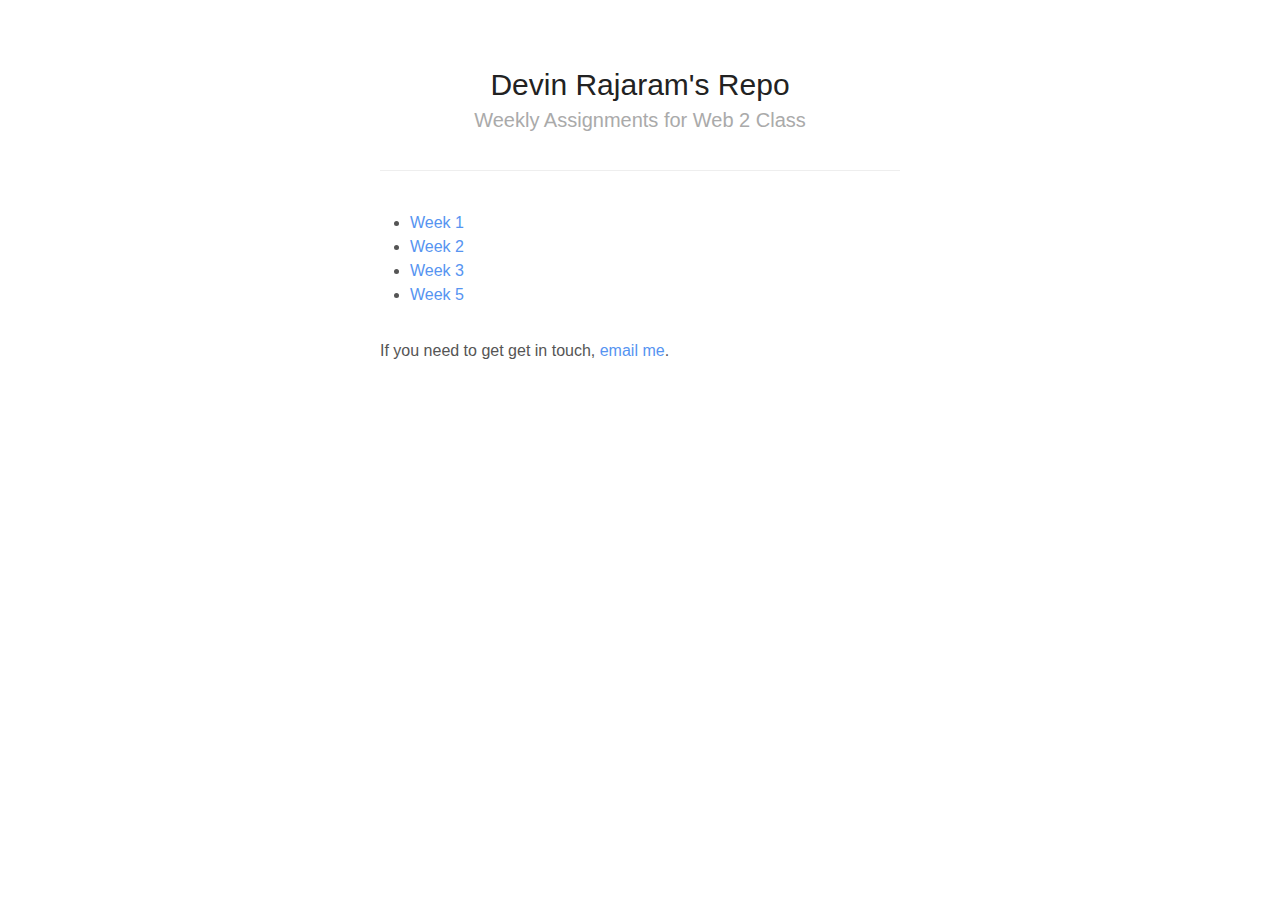
<file: index.html>
<!doctype html>
<html>
<head>
	<meta charset="utf-8">
	<meta http-equiv="X-UA-Compatible" content="IE=edge,chrome=1">
	<meta name="viewport" content="width=device-width">
	<link rel="stylesheet" href="style.css">	
	<title>Devin Rajaram</title>
</head>
<body>
 
<section id="wrapper">
  <header id="header">
      <h1>Devin Rajaram's Repo</h1>
    <h2>Weekly Assignments for Web 2 Class</h2>
  </header> <!--header-->
  
  <p></p>
  
  	<ul>
			<li><a href="http://devinrajaram.github.io/week_1/">Week 1</a></li>
			<li><a href="http://devinrajaram.github.io/week_2/">Week 2</a></li>
			<li><a href="http://devinrajaram.github.io/week_3/">Week 3</a></li>
			<li><a href="http://devinrajaram.github.io/week_5/">Week 5</a></li>
	</ul>  
	
  <p>If you need to get get in touch, <a href="mailto:hello@devinrajaram.com" target="_blank">email me</a>.</p>

</section> <!--wrapper-->
  
		
</body>
</html>

<!-- Localized -->
</file>
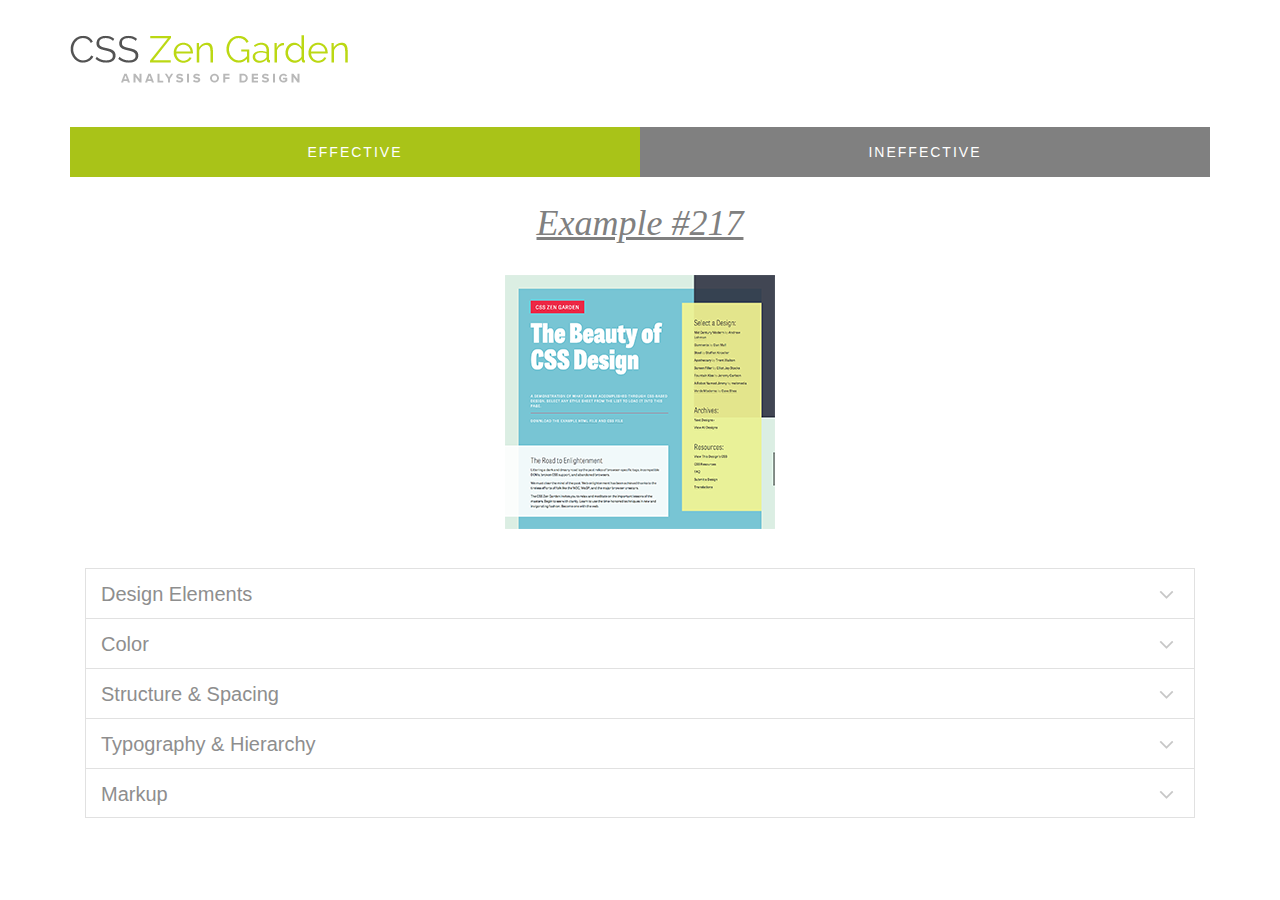
<file: week_3/index.html>
<!DOCTYPE html>
<html>
<head>
    <meta charset="utf-8">
    <link href="style.css" rel="stylesheet">
    <meta content="width=device-width, initial-scale=1.0" name="viewport">

    <title>CSS Zen Garden</title>
</head>

<body>
    <div class="container">
        <header><a class="logo" href="index.html" title="CSS Zen Garden"><img alt="" src="images/logo.png"></a></header>

        <div class="tabbed">
            <!-- tab titles -->
            <ul class="tabber-menu">
                <li><a class="tabber-handle" href="#tab-1">EFFECTIVE</a></li>
                <li><a class="tabber-handle red" href="#tab-2">INEFFECTIVE</a></li>
            </ul>
            
            <!-- tab content -->
            <div class="tabber-tab" id="tab-1">
                <h2><a href="http://www.csszengarden.com/217/">Example #217</a></h2>
                <img alt="CSS Zen Garden Example #217" src="images/217.png">

                <div class="accordion">
                    <div class="item">
                        <div class="heading">Design Elements</div>
                        <div class="content">
                            <p>This design, created by well-known and respected designer/developer Elliot Jay Stocks, shows his expertise in the field by coding a simple, yet effective, design for any creative individual.</p>
                        </div>
                    </div>

                    <div class="item">
                        <div class="heading">Color</div>
                        <div class="content">
                            <p>He chose a minimal color palette, which keeps any design simple, compact, and focused. There are light tones of blue, yellow, gray, red, and white, a suitable combination because they are not jarring to the eyes and is very inviting to any visitor. He utilizes a technique currently trending among web designers called flat design. There is no use of shadows or gradients on the website, which used to be used to show depth and style. Instead, he chose a different approach, which was to overlap elements to create this effect.</p>
                        </div>
                    </div>

                    <div class="item">
                        <div class="heading">Structure &amp; Spacing</div>
                        <div class="content">
                            <p>This website showcases an excellent usage of white space, which is empty space around different elements on a page that is used to de-clutter a webpage by giving it breathing room. The design uses lots of padding around the elements, which separates the page evenly and makes it easier to read and look at. Your eyes are everywhere looking for things on the page. Instead, it is being guided by the way the designer structured the page and elements.</p>
                        </div>
                    </div>

                    <div class="item">
                        <div class="heading">Typography &amp; Hierarchy</div>
                        <div class="content">
                            <p>Like any good website design, keeping a minimal choosing of two to three custom fonts is a must. In this case, the designer chose one typeface with various weights to the font. By using the same fonts with different weights, he is able to create a good hierarchy of type on the page, while maintaining good readability. The font style chosen is a sans serif. These are great for this style of modern website design. The logo is a very heavy weight font and draws the user attention to focus on what is being told on the page.</p>
                        </div>
                    </div>

                    <div class="item">
                        <div class="heading">Markup</div>
                        <div class="content">
                            <p>The CSS file of this website is very well structured and laid out. You are first greeted with comments about the design and licenses. Then a simple table of contents to give anyone a sense of where’s what in the file. There are sensible comments that clearly explain some new CSS properties such as box-sizing with links to articles explaining it in greater detail. He used comments to show calculated values of ems to px. This is useful, since not many people can convert ems to px on the fly. There are uses of new CSS elements, one mentioned above being box-sizing, others are browser specific tags like -webkit-font-smoothing:antialiased, transition elements for all browsers, the use of rgba for colors (this gives another level of control that allows for alpha transparency in addition to the rgb color) and percentage based calculations that allows for a fluid design. By using percentages for width, padding, font sizes etc, you are are able to create a responsive website. Elliot then used CSS media queries to increase the percentage of the font size property. As the display size grew in pixels, the font size as well will increase to match the resolution.</p>
                        </div>
                    </div>
                </div> <!-- end accordion -->
            </div> <!-- end tab 1 -->

            <div class="tabber-tab" id="tab-2">
                <h2><a href="http://www.csszengarden.com/041/">Example #041</a></h2>
                <img alt="CSS Zen Garden Example #041" src="images/041.png">

                <div class="accordion">
                    <div class="item">
                        <div class="heading">Design Elements</div>
                        <div class="content">
                            <p>This design by CSS Zen Garden has proven to be ineffective for several reasons; however, there exists a couple of reasons that doesn’t completely make it unreadable. First, the organization of the content is sectioned off by category (lists for other designs, archives, and a resources section for this website), and second, the actual descriptive content of the website follows one after the other in a traditional top-to-bottom structure.</p>
                        </div>
                    </div>

                    <div class="item">
                        <div class="heading">Color</div>
                        <div class="content">
                            <p>The colors of the website is limited from white to black, with shades of gray for some of the text. The background images are also limited in the same way—which appears to be a window, a blossomed flower, curly braces, and part of a script text. The anchor tags or links are in white, which at first sight, looks as though its bold or for added emphasis. This could be improved by introducing even one single color other than black or white, and it would improve the effectiveness of the site.</p>
                        </div>
                    </div>
                    
                    <div class="item">
                        <div class="heading">Structure &amp; Spacing</div>
                        <div class="content">
                            <p>The sections of the page is very closely nit together and doesn’t provide much breathing room for content. Although previously mentioned effectiveness of how the content is arranged, it still lacks white space to help balance the reading of the content. Taking a deeper look at the CSS of the site, you notice a huge portion of the measuring is done in ems (which means, it will use the browser defaults and have measurements and size relative to that specific browser—proving both pros and cons) as compared to the widely used pixels and points.</p>

                            <p>The page is also fixed in it’s spacing and it does not introduce a responsive aspect to it. If your browser window was smaller, content could be potentially cut off, or vice-versa, the sharp contrast or amount of black background on the right side would throw off the balance of the page even more.</p>
                        </div>
                    </div>

                    <div class="item">
                        <div class="heading">Texture</div>
                        <div class="content">
                            <p>The website overall is hinted with this grunge texture or almost a coffee-spill effect. And, the images also have a lot of noise or grain in them with contribute to the grunge effect.</p>
                        </div>
                    </div>

                    <div class="item">
                        <div class="heading">Typography &amp; Hierarchy</div>
                        <div class="content">
                            <p>The hierarchy on the website is poorly executed, because there is no clear and immediate separation of headings and paragraphs. Again, with the use of ems, the size of the font is based off the browser defaults. To make the separation of content more apparent, one would simply increase the headings (which is an H3 in the HTML) to about double the size, or if they wanted to retain the relative styling, change it to an H2 tag.</p>

                            <p>The body section of the site uses curly braces to, what it appears to be, introduce a new section. But, two sections are without it, and one would think it was meant to be a bullet point or one-step down in the hierarchy.</p>

                            <p>Oddly enough, the CSS uses a standard typeface that should be on most, if not all computers—Georgia (georgia, sans-serif to be specific), but, when inspected with Firebug via Firefox, it renders it as Times, serif. The fall back in the CSS is a sans-serif, but it’s actually falling back to a serif, which seems to be a bug—or it could be the case-sensitive spelling of “georgia” needs to be “Georgia.”</p>

                            <p>There is a small complement of list ornaments for the sidebar, which juxtaposes realism (the flower) and graphic.</p>
                        </div>
                    </div>

                    <div class="item">
                        <div class="heading">Markup</div>
                        <div class="content">
                            <p>The author of this template gives us a well structured css file with layout and comments. He uses whimsical comments to explain his decisions for using certain css selectors as opposed to others. By using these funny comments in the CSS, it helps anyone looking at it better understand and modify to their needs. Ultimately, this remains to be the one good thing I appreciated about this page.</p>
                        </div>
                    </div>
                </div><!-- end tab 2 -->
            </div> <!-- end accordion -->
        </div><!-- end tabbed -->
        
    </div><!-- end container-->
    
    <!-- Import required javascript files  -->
    <script src="http://ajax.googleapis.com/ajax/libs/jquery/2.1.1/jquery.min.js"></script> <!-- Get jQuery from Google CDN -->
     <script src="js/jquery.fs.tabber.min.js"></script> <!-- jQuery tabber, which creates the tabs from http://formstone.it/components/tabber -->
     <script>
$(document).ready(function() {
        $(".tabbed").tabber(); //Initiate tabber functions on the class tabbed

        //Script to make accordion work
        $('.accordion .item .heading').click(function() {

            var a = $(this).closest('.item');
            var b = $(a).hasClass('open');
            var c = $(a).closest('.accordion').find('.open');

            if(b != true) {
                $(c).find('.content').slideUp(200);
                $(c).removeClass('open');
            }

            $(a).toggleClass('open');
            $(a).find('.content').slideToggle(200);

        });
    });
    </script>
</body>
</html>
</file>
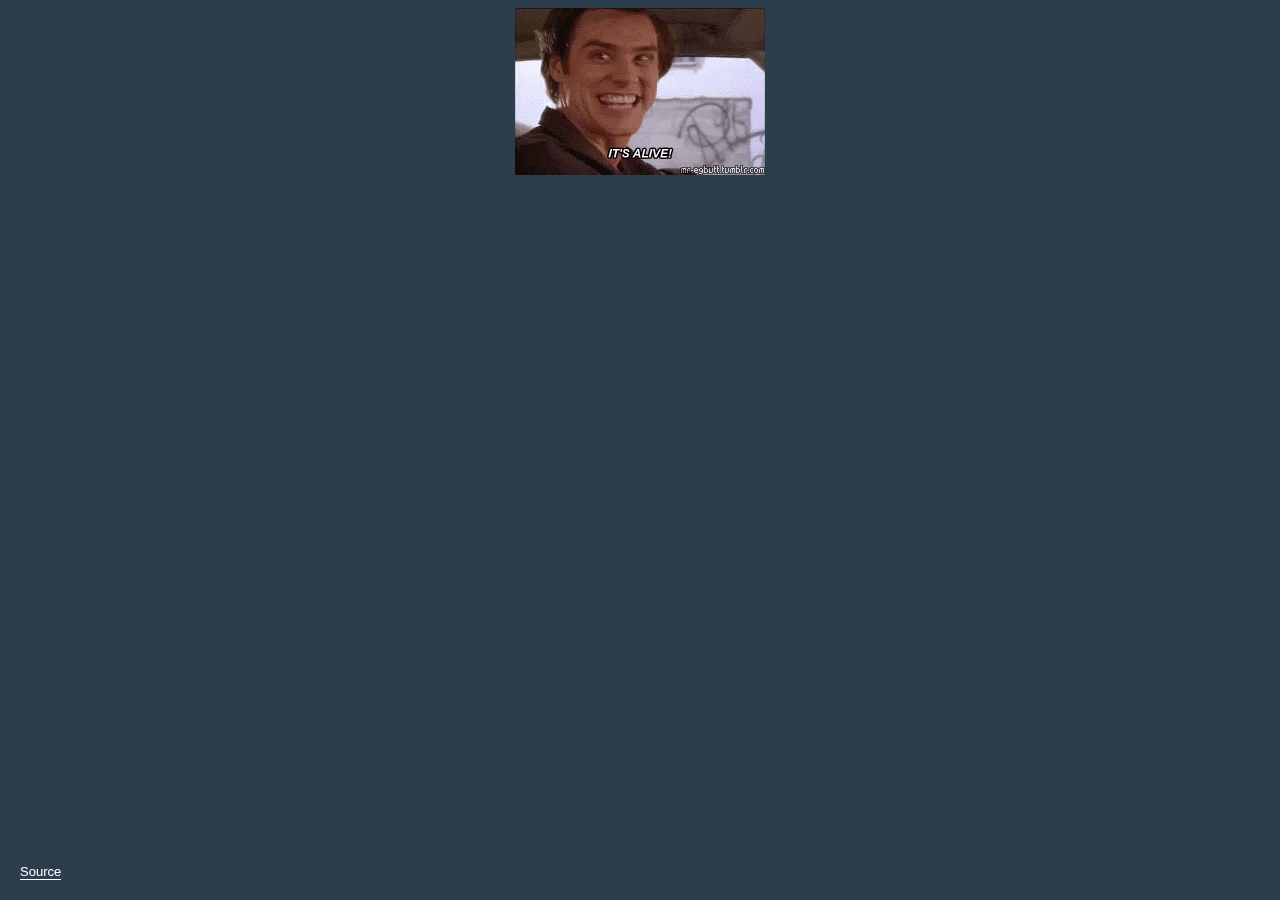
<file: week_5/index.html>
<!DOCTYPE html>
<html>
	<head>
		<meta charset="utf-8">
		<meta http-equiv="X-UA-Compatible" content="IE=edge">
		
		<title>It's Aliveeeee</title>
		
		<meta name="viewport" content="width=device-width, initial-scale=1">
		
		<style>
		body {
			background: #2c3e4e;
			font:13px "Helvetica Neue",Helvetica,Arial,sans-serif;
			color:#555;
			-webkit-font-smoothing:antialiased;
			text-rendering:optimizeLegibility;
		}
		.container {
			position: relative;
			min-height: 100%;
			width: 100%;
		}
		img {
			display: block;
			margin-left: auto;
			margin-right: auto;
			animation: aliveee infinite 5s;
			animation-timing-function: ease-in-out;
		}
		a {
			position: fixed;
			left: 20px;
			bottom: 20px;
			color: #fff;
			transition-duration: .1s;
			text-decoration: none;
			border-bottom: 1px solid #fff;
		}
		a:hover {
			color: #fcff00;
			border-bottom: 3px solid #fcff00;
		}
		  
		@keyframes aliveee {
		    0%   { margin-top: 0; transform: scale(1);}
		    10%   { margin-top: 30%; transform: scale(2.1); }
		    20%   { margin-top: 30%; transform: scale(1); }
		    30%   { margin-top: 30%; transform: scale(2.3); }
		    40%   { margin-top: 30%; transform: scale(1); }
		    50%   { margin-top: 30%; transform: scale(2.5); }
		    60%   { margin-top: 30%; transform: scale(1); }
		    70%   { margin-top: 30%; transform: scale(2.7); }
		    80%   { margin-top: 30%; transform: scale(1); }
		    90%   { margin-top: 30%; transform: scale(2.9); }
		    100%   { margin-top: 30%; transform: scale(1); }
		    
		  }
		</style>
	</head>
	
	<body>
		<div class="container">
			<img src="giphy.gif" alt="It's Probably Not Aliveeee" />
			<a href="http://giphy.com/gifs/OpT4MnyEXaRIA">Source</a>
		</div>
	</body>
</html>
</file>
<file: style.css>
/*=========================================
Reset
=========================================== */
html,body,div,span,applet,object,iframe,h1,h2,h3,h4,h5,h6,p,blockquote,pre,a,abbr,acronym,address,big,cite,code,del,dfn,em,img,ins,kbd,q,s,samp,small,strike,strong,sub,sup,tt,var,b,u,i,center,dl,dt,dd,ol,ul,li,fieldset,form,label,legend,table,caption,tbody,tfoot,thead,tr,th,td,article,aside,canvas,details,embed,figure,figcaption,footer,header,hgroup,menu,nav,output,ruby,section,summary,time,mark,audio,video{border:0;font-size:100%;font:inherit;vertical-align:baseline;margin:0;padding:0}article,aside,details,figcaption,figure,footer,header,hgroup,menu,nav,section{display:block}body{line-height:1}blockquote,q{quotes:none}blockquote:before,blockquote:after,q:before,q:after{content:none}table{border-collapse:collapse;border-spacing:0} 
*, *:before, *:after { -moz-box-sizing: border-box; -webkit-box-sizing: border-box; box-sizing: border-box; }
.group:before,
.group:after { content: ""; display: table;} 
.group:after { clear: both;}
.group { zoom: 1;}

/*=========================================
Base
=========================================== */
body {
	font:16px/1 "Helvetica Neue",Helvetica,Arial,sans-serif;
	color:#555;
	-webkit-font-smoothing:antialiased;
	text-rendering:optimizeLegibility;
}

#wrapper {
	padding:70px 40px 70px 40px;
	max-width:600px;
	margin:0 auto;
}

#header {
	border-bottom:1px solid #eee;
	margin-bottom:40px;
	padding-bottom:40px;
	text-align:center;
	position:relative;
}

/*
#avatar {
	display:inline-block;
	width:80px;
	height:80px;
	border-radius:50%;
	margin-bottom:20px;
}
*/

/*=========================================
Typography
=========================================== */
/*Accent color*/
a {
	text-decoration:none;
	color:#5694f1;
	font-weight:400;
}

h1 {
	font-weight:400;
	font-size:30px;
	color:#222;
}

h2 {
	font-size: 20px;
	font-weight: 300;
	color:#aaa; 
	margin-top:10px;
}

p {
	line-height: 1.8;
	margin-top: 30px;
	margin-bottom:30px;
	font-size: 16px;
}

ul li{
	margin-left: 30px;
	line-height: 24px;
}

@media screen and (max-width: 540px) {
#wrapper { padding:40px; }
#header { margin-bottom: 40px; }
a#docs { display: none; }
}

@media screen and (max-width:440px) {
#wrapper { padding:20px; }
#header { margin-bottom: 20px; }
}
</file>
<file: week_3/style.css>
/* http://meyerweb.com/eric/tools/css/reset/ 
   v2.0 | 20110126
   License: none (public domain)
   
   CSS Reset styles to ensure equal display across various broswers
*/
html,body,div,span,applet,object,iframe,h1,h2,h3,h4,h5,h6,p,blockquote,pre,a,abbr,acronym,address,big,cite,code,del,dfn,em,img,ins,kbd,q,s,samp,small,strike,strong,sub,sup,tt,var,b,u,i,center,dl,dt,dd,ol,ul,li,fieldset,form,label,legend,table,caption,tbody,tfoot,thead,tr,th,td,article,aside,canvas,details,embed,figure,figcaption,footer,header,hgroup,menu,nav,output,ruby,section,summary,time,mark,audio,video {
    margin:0;
    padding:0;
    border:0;
    font-size:100%;
    font:inherit;
    vertical-align:baseline;
}

/* HTML5 display-role reset for older browsers */
article,aside,details,figcaption,figure,footer,header,hgroup,menu,nav,section {
    display:block;
}

body {
    line-height:1;
}

ol,ul {
    list-style:none;
}

blockquote,q {
    quotes:none;
}

blockquote:before,blockquote:after,q:before,q:after {
    content:'';
    content:none;
}

table {
    border-collapse:collapse;
    border-spacing:0;
}

html {
    box-sizing:border-box;
}

*,:before,:after {
    box-sizing:inherit;
}

/*===End CSS RESET ===================================================================*/

/*===Begin CSS site styles ===========================================================*/
body {
    font-family:"Helvetica Neue",Helvetica,Arial,sans-serif;
    font-size:100%;
    line-height:1.75;
    font-weight:400;
    color:#585858;
}

.container {
    max-width:1140px;
    margin:0 auto;
    overflow:auto;
}

header {
    width:100%;
}

.logo {
    margin:35px auto;
}

h2 {
    font-family:Baskerville,"Baskerville Old Face","Times New Roman",serif;
    font-size:36px;
    font-style:italic;
    color:gray;
    font-weight:400;
    margin-bottom:20px;
}

h2 a{
    font-family:Baskerville,"Baskerville Old Face","Times New Roman",serif;
    font-size:36px;
    font-style:italic;
    color:gray;
    font-weight:400;
    margin-bottom:20px;
}


/*======Accordion Styles==================*/
.accordion {
    width:100%;
    overflow:hidden;
    margin:30px auto 0;
}

.accordion .item .heading {
    height:50px;
    line-height:50px;
    font-size:20px;
    text-align:left;
    cursor:pointer;
    color:#8e8e8e;
    padding-left:15px;
    background:#fff url(images/arrow.png) no-repeat;
    background-position:right 20px top -95px;
    border-top:1px solid #e1e1e1;
    border-right:1px solid #e1e1e1;
    border-left:1px solid #e1e1e1;
    box-sizing:border-box;
}

.accordion .item.open .heading,.accordion .item:last-child .heading,.accordion .item:last-child .content {
    border-bottom:1px solid #e1e1e1;
}

.accordion .item.open .heading {
    color:#8e8e8e;
    background:#e1e1e1 url(images/arrow.png) no-repeat;
    background-position:right 20px top -5px;
}

.accordion .item .content {
    display:none;
    text-align:left;
    padding:20px 15px;
    border-left:1px solid #e1e1e1;
    border-right:1px solid #e1e1e1;
}

.accordion .item .content p {
    margin-bottom:15px;
}

/*======Tabbed Styles==================*/
.tabber {
    overflow:hidden;
}

.tabber .tabber-menu {
    display:block;
    margin:0;
    padding:0;
}

.tabber .tabber-menu li {
    float:left;
    display:inline;
    width:50%;
    height:45px;
    background:gray;
    text-align:center;
}

.tabber .tabber-handle {
    font-size:14px;
    line-height:50px;
    margin:0;
    color:#fff;
    background:gray;
    text-decoration:none;
    display:block;
    letter-spacing:2px;
}

.tabber .tabber-handle.active {
    color:#fff;
    background:#a9c318;
}

.tabber .tabber-handle.red.active {
    color:#fff;
    background:#c92443;
}

.tabber .tabber-handle.mobile {
    display:none;
    float:none;
}

/* Used to hide mobile tabs*/
.tabber .tabber-tab {
    clear:both;
    display:none;
    padding:20px 15px;
    text-align:center;
}

/*Show the stuff inside the active tab */
.tabber .tabber-tab.active {
    display:block;
}

/*======Smartphones (portrait and landscape) ========================*/
@media only screen and (max-width : 480px) {
.logo {
    display:block;
    text-align:center;
    margin:35px auto;
}
}

/*======iPads (portrait and landscape) ========================*/
@media only screen and (max-width : 1024px) {
.logo {
    display:block;
    text-align:center;
    margin:35px auto;
}
}

/*======Desktops and laptops ========================*/
@media only screen and (max-width : 1224px) {
.logo {
    display:block;
    margin:35px auto;
}
}

/*======Larger Desktops ========================*/
@media only screen and (min-width : 1225px) {
.logo {
    display:block;
    margin:35px auto;
}
}
</file>
